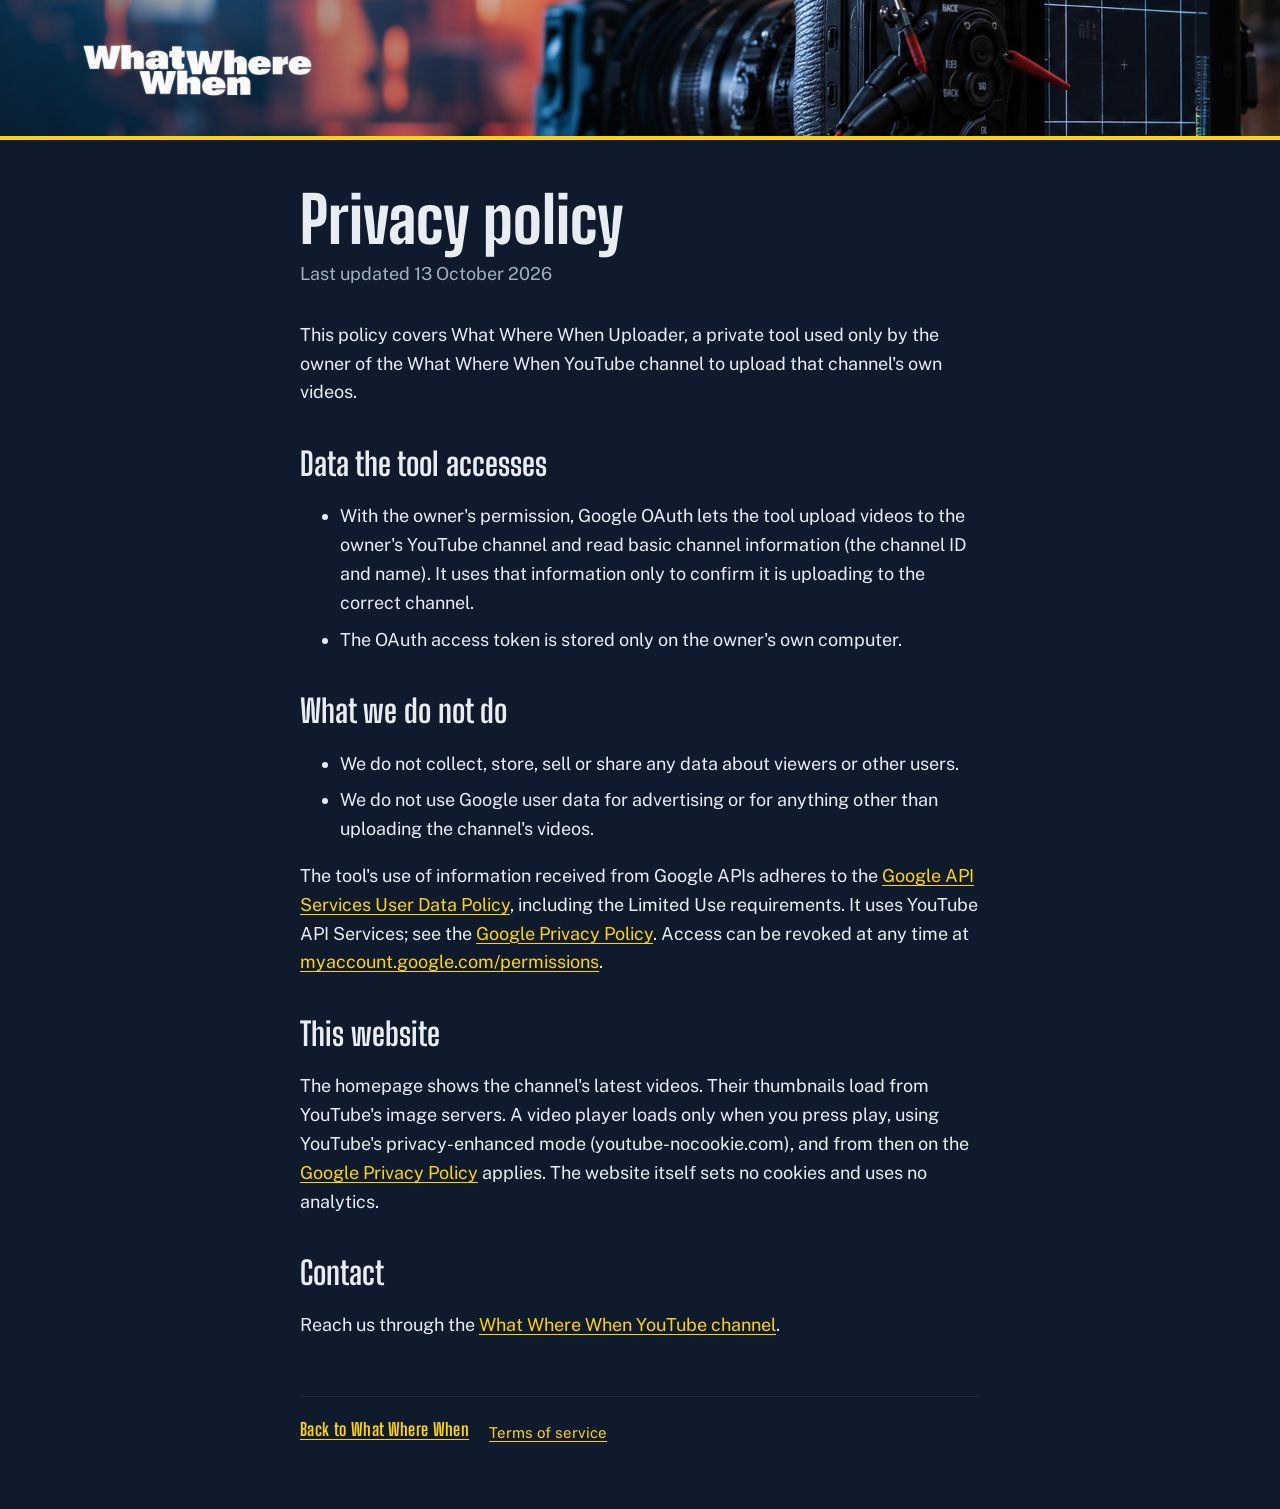
<file: privacy.html>
<!doctype html>
<html lang="en">
<head>
<meta charset="utf-8">
<meta name="viewport" content="width=device-width, initial-scale=1">
<title>Privacy Policy – What Where When</title>
<link rel="preconnect" href="https://fonts.googleapis.com">
<link rel="preconnect" href="https://fonts.gstatic.com" crossorigin>
<link href="https://fonts.googleapis.com/css2?family=Big+Shoulders+Display:wght@700;800&family=Public+Sans:wght@400;700&display=swap" rel="stylesheet">
<link rel="stylesheet" href="styles.css">
</head>
<body>
<a class="hero small" href="index.html">
  <img class="hero-bg" src="img/studio.jpg" alt="">
  <img class="hero-logo" src="img/logo.png" alt="What Where When home">
</a>
<main class="column doc">
  <h1>Privacy policy</h1>
  <p class="updated">Last updated 13 October 2026</p>
  <p>This policy covers What Where When Uploader, a private tool used only by the owner of the
     What Where When YouTube channel to upload that channel's own videos.</p>

  <h2>Data the tool accesses</h2>
  <ul>
    <li>With the owner's permission, Google OAuth lets the tool upload videos to the owner's YouTube channel
        and read basic channel information (the channel ID and name). It uses that information only to confirm
        it is uploading to the correct channel.</li>
    <li>The OAuth access token is stored only on the owner's own computer.</li>
  </ul>

  <h2>What we do not do</h2>
  <ul>
    <li>We do not collect, store, sell or share any data about viewers or other users.</li>
    <li>We do not use Google user data for advertising or for anything other than uploading the channel's videos.</li>
  </ul>
  <p>The tool's use of information received from Google APIs adheres to the
     <a href="https://developers.google.com/terms/api-services-user-data-policy">Google API Services User Data Policy</a>,
     including the Limited Use requirements. It uses YouTube API Services; see the
     <a href="https://policies.google.com/privacy">Google Privacy Policy</a>.
     Access can be revoked at any time at <a href="https://myaccount.google.com/permissions">myaccount.google.com/permissions</a>.</p>

  <h2>This website</h2>
  <p>The homepage shows the channel's latest videos. Their thumbnails load from YouTube's image servers.
     A video player loads only when you press play, using YouTube's privacy-enhanced mode (youtube-nocookie.com),
     and from then on the <a href="https://policies.google.com/privacy">Google Privacy Policy</a> applies.
     The website itself sets no cookies and uses no analytics.</p>

  <h2>Contact</h2>
  <p>Reach us through the <a href="https://www.youtube.com/channel/UCnoH33xbDq0mzT_issIqlAA">What Where When YouTube channel</a>.</p>

  <footer><nav><a class="back" href="index.html">Back to What Where When</a><a href="terms.html">Terms of service</a></nav></footer>
</main>
</body>
</html>
</file>
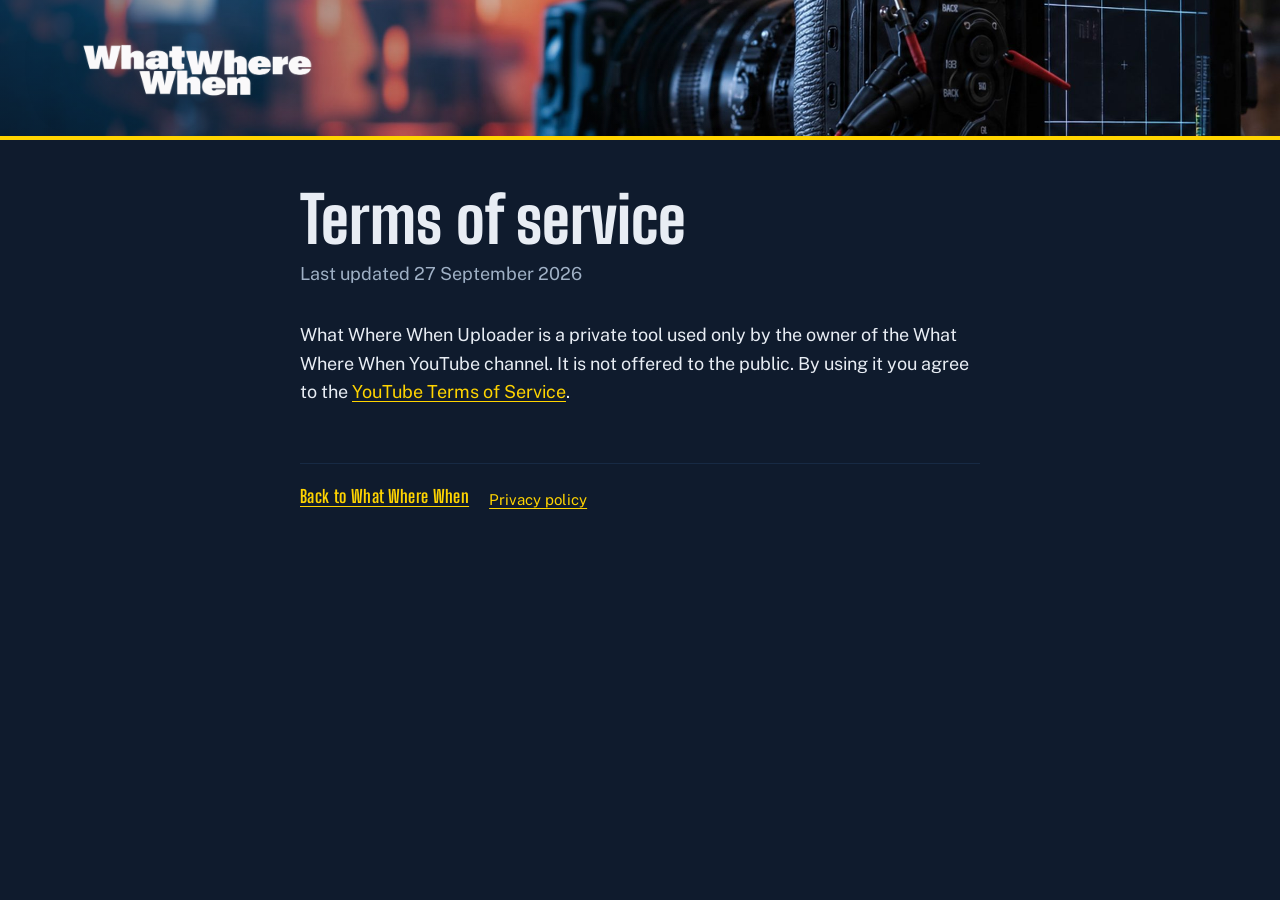
<file: terms.html>
<!doctype html>
<html lang="en">
<head>
<meta charset="utf-8">
<meta name="viewport" content="width=device-width, initial-scale=1">
<title>Terms of Service – What Where When</title>
<link rel="preconnect" href="https://fonts.googleapis.com">
<link rel="preconnect" href="https://fonts.gstatic.com" crossorigin>
<link href="https://fonts.googleapis.com/css2?family=Big+Shoulders+Display:wght@700;800&family=Public+Sans:wght@400;700&display=swap" rel="stylesheet">
<link rel="stylesheet" href="styles.css">
</head>
<body>
<a class="hero small" href="index.html">
  <img class="hero-bg" src="img/studio.jpg" alt="">
  <img class="hero-logo" src="img/logo.png" alt="What Where When home">
</a>
<main class="column doc">
  <h1>Terms of service</h1>
  <p class="updated">Last updated 27 September 2026</p>
  <p>What Where When Uploader is a private tool used only by the owner of the What Where When YouTube channel.
     It is not offered to the public. By using it you agree to the
     <a href="https://www.youtube.com/t/terms">YouTube Terms of Service</a>.</p>

  <footer><nav><a class="back" href="index.html">Back to What Where When</a><a href="privacy.html">Privacy policy</a></nav></footer>
</main>
</body>
</html>
</file>
<file: styles.css>
:root {
  --studio: #0f1b2d;      /* background: the studio at night */
  --panel: #172a44;       /* raised surfaces */
  --ink: #e8edf4;         /* body text */
  --muted: #9fb0c5;       /* secondary text */
  --caption: #ffd400;     /* the yellow of the video captions */
  --tally: #e23b2e;       /* camera tally light */
  --display: "Big Shoulders Display", "Arial Narrow", sans-serif;
  --body: "Public Sans", system-ui, sans-serif;
}

* { box-sizing: border-box; }
html { background: var(--studio); }
body {
  margin: 0;
  background: var(--studio);
  color: var(--ink);
  font: 18px/1.6 var(--body);
  -webkit-font-smoothing: antialiased;
}
a { color: var(--caption); text-underline-offset: 3px; }
a:focus-visible, .watch:focus-visible { outline: 3px solid var(--caption); outline-offset: 3px; border-radius: 4px; }

/* hero: studio photo with the logo laid over the blurred, lit half */
.hero {
  position: relative;
  display: block;
  height: clamp(260px, 38vw, 560px);
  overflow: hidden;
  border-bottom: 4px solid var(--caption);
  background: var(--studio);
}
.hero-bg {
  position: absolute;
  inset: 0;
  width: 100%;
  height: 100%;
  object-fit: cover;
  object-position: 30% 50%;
}
.hero::after {  /* darken the left so the logo reads cleanly */
  content: "";
  position: absolute;
  inset: 0;
  background: linear-gradient(90deg, rgba(15, 27, 45, 0.55), rgba(15, 27, 45, 0) 60%);
}
.hero-logo {
  position: absolute;
  z-index: 1;
  left: 6%;
  top: 50%;
  width: min(44%, 640px);
  transform: translateY(-50%);
  filter: drop-shadow(0 8px 28px rgba(0, 0, 0, 0.5));
}
.hero.small { height: 140px; }
.hero.small .hero-logo { width: min(240px, 60%); }

.column { max-width: 680px; margin: 0 auto; padding: 0 16px; }

.intro { padding: 56px 0 24px; }
.intro h1 {
  font: 800 clamp(3rem, 9vw, 5.5rem)/0.95 var(--display);
  letter-spacing: -0.01em;
  margin: 0 0 24px;
}
.intro p { color: var(--muted); font-size: 1.125rem; margin: 0 0 16px; max-width: 60ch; }

.watch {
  display: inline-flex;
  align-items: center;
  gap: 12px;
  margin-top: 16px;
  padding: 14px 22px 14px 18px;
  background: var(--caption);
  color: var(--studio);
  font: 700 1.25rem/1 var(--display);
  letter-spacing: 0.02em;
  text-decoration: none;
  border-radius: 999px;
}
.watch::before {
  content: "";
  width: 12px; height: 12px;
  border-radius: 50%;
  background: var(--tally);
  box-shadow: 0 0 0 3px rgba(226, 59, 46, 0.25);
}
.watch:hover { background: #ffe24d; }

/* latest episode and Shorts row */
.latest, .shorts { padding: 40px 0 8px; }
.latest h2, .shorts h2 { font: 700 2rem/1.1 var(--display); margin: 0 0 20px; }
.player {
  position: relative;
  aspect-ratio: 16 / 9;
  background: var(--panel);
  border-radius: 8px;
  overflow: hidden;
}
.player iframe, .play, .play img {
  position: absolute;
  inset: 0;
  width: 100%;
  height: 100%;
  border: 0;
}
.play { padding: 0; cursor: pointer; background: none; }
.play img { object-fit: cover; }
.play-icon {
  position: absolute;
  left: 50%; top: 50%;
  width: 76px; height: 76px;
  transform: translate(-50%, -50%);
  border-radius: 50%;
  background: var(--caption);
  box-shadow: 0 8px 28px rgba(0, 0, 0, 0.5);
  transition: transform 0.15s;
}
.play-icon::after {  /* the triangle */
  content: "";
  position: absolute;
  left: 30px; top: 22px;
  border-style: solid;
  border-width: 16px 0 16px 26px;
  border-color: transparent transparent transparent var(--studio);
}
.play:hover .play-icon { transform: translate(-50%, -50%) scale(1.08); }
.play:focus-visible { outline: 3px solid var(--caption); outline-offset: -3px; }
.latest-title { margin: 12px 0 0; font-weight: 700; }

.row-head { display: flex; align-items: baseline; justify-content: space-between; gap: 16px; }
.row-nav { display: flex; gap: 8px; }
.row-nav button {
  width: 40px; height: 40px;
  border: 0;
  border-radius: 50%;
  background: var(--panel);
  color: var(--ink);
  font-size: 1.125rem;
  cursor: pointer;
}
.row-nav button:hover { background: var(--caption); color: var(--studio); }
.row-nav button:focus-visible { outline: 3px solid var(--caption); outline-offset: 2px; }
.shorts-row {
  display: flex;
  gap: 12px;
  margin: 0;
  padding: 0 0 12px;
  list-style: none;
  overflow-x: auto;
  scroll-snap-type: x mandatory;
  scrollbar-width: thin;
  scrollbar-color: var(--panel) transparent;
}
.shorts-row li { flex: 0 0 160px; scroll-snap-align: start; }
.shorts-row a { display: block; color: var(--ink); text-decoration: none; }
.shorts-row img {
  display: block;
  width: 100%;
  aspect-ratio: 9 / 16;
  object-fit: cover;
  border-radius: 8px;
  background: var(--panel);
}
.shorts-row span {
  display: -webkit-box;
  -webkit-line-clamp: 2;
  -webkit-box-orient: vertical;
  overflow: hidden;
  margin-top: 8px;
  font-size: 0.9375rem;
  line-height: 1.35;
}
.shorts-row a:hover span { color: var(--caption); }
.shorts-row a:focus-visible { outline: 3px solid var(--caption); outline-offset: 3px; border-radius: 8px; }

.method { padding: 40px 0 16px; }
.method h2, .doc h2 {
  font: 700 2rem/1.1 var(--display);
  margin: 0 0 20px;
}
.method dl { margin: 0; }
.method div {
  padding: 16px 0 16px 20px;
  border-left: 3px solid var(--caption);
  margin-bottom: 16px;
  background: linear-gradient(90deg, var(--panel), transparent 85%);
}
.method dt { font-weight: 700; margin-bottom: 4px; }
.method dd { margin: 0; color: var(--muted); }
.method .ai { border-left-color: var(--tally); }

/* legal pages */
.doc { padding: 48px 0 24px; }
.doc h1 { font: 800 clamp(2.5rem, 7vw, 4rem)/1 var(--display); margin: 0 0 8px; }
.doc .updated { color: var(--muted); margin: 0 0 32px; }
.doc h2 { margin-top: 40px; }
.doc p, .doc li { color: var(--ink); }
.doc li { margin-bottom: 8px; }
.back { font: 700 1.1rem/1 var(--display); letter-spacing: 0.02em; }

footer {
  margin-top: 56px;
  padding: 24px 0 40px;
  border-top: 1px solid var(--panel);
  color: var(--muted);
  font-size: 0.9375rem;
}
footer p { margin: 0 0 8px; }
footer nav { display: flex; gap: 20px; flex-wrap: wrap; }

@media (max-width: 640px) {
  .hero { height: clamp(220px, 62vw, 340px); }
  .hero-bg { object-position: 22% 50%; }
  .hero::after { background: rgba(15, 27, 45, 0.35); }
  .hero-logo { left: 50%; width: 84%; transform: translate(-50%, -50%); }
  .hero.small { height: 120px; }
  .hero.small .hero-logo { width: min(220px, 60%); }
}

@media (max-width: 520px) {
  body { font-size: 17px; }
  .intro { padding-top: 40px; }
  .shorts-row li { flex-basis: 136px; }
  .row-nav { display: none; }
}
</file>
